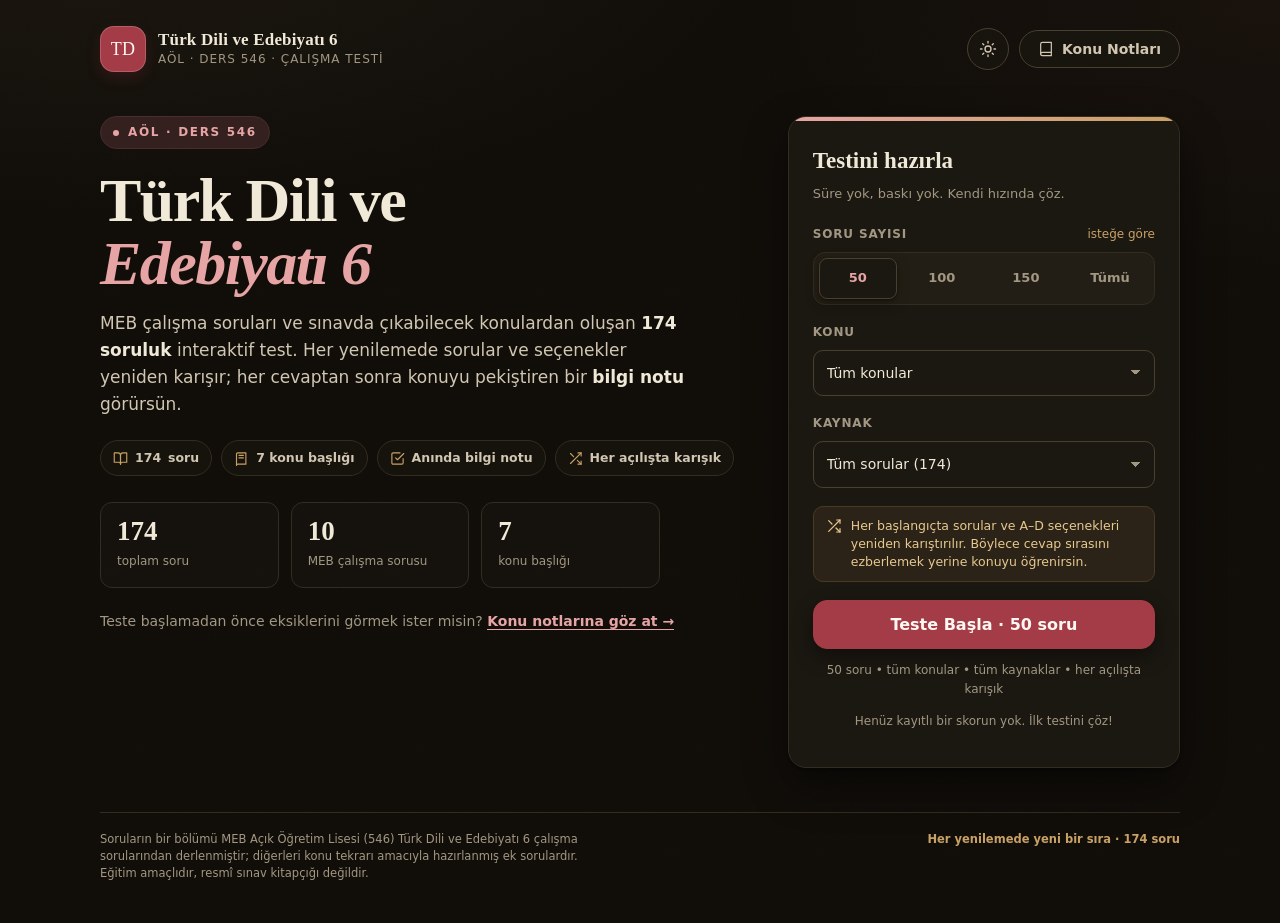
<file: tde/index.html>
<!DOCTYPE html>
<html lang="tr">
<head>
  <meta charset="UTF-8">
  <meta name="viewport" content="width=device-width, initial-scale=1.0">
  <meta name="theme-color" content="#110e0a">
  <script>
    (function () {
      var theme = "dark";
      try {
        var saved = localStorage.getItem("tded6_theme_v1");
        if (saved === "light" || saved === "dark") theme = saved;
      } catch (err) { /* depolama kapalı olabilir */ }
      document.documentElement.setAttribute("data-theme", theme);
      document.documentElement.style.colorScheme = theme;
    })();
  </script>
  <meta name="description" content="AÖL Türk Dili ve Edebiyatı 6 için MEB çalışma soruları ve konu tekrar sorularından oluşan, her açılışta karışan interaktif test.">
  <title>AÖL Türk Dili ve Edebiyatı 6 — Çalışma Testi</title>
  <link rel="icon" href="data:image/svg+xml,%3Csvg xmlns='http://www.w3.org/2000/svg' viewBox='0 0 64 64'%3E%3Crect width='64' height='64' rx='16' fill='%238c2f39'/%3E%3Ctext x='32' y='42' font-family='Georgia,serif' font-size='26' fill='%23fff8ef' text-anchor='middle'%3ETD%3C/text%3E%3C/svg%3E">
  <link rel="stylesheet" href="styles.css">
</head>
<body>
  <div class="shell">
    <header class="site-header">
      <div class="brand">
        <div class="brand-mark">TD</div>
        <div class="brand-text">
          <strong>Türk Dili ve Edebiyatı 6</strong>
          <span>AÖL · Ders 546 · Çalışma Testi</span>
        </div>
      </div>
      <div class="header-actions">
        <button class="btn btn-ghost icon-btn" id="themeBtn" type="button" aria-label="Aydınlık moda geç" title="Aydınlık moda geç" aria-pressed="true">
          <svg class="icon-moon" width="18" height="18" viewBox="0 0 24 24" fill="none" stroke="currentColor" stroke-width="1.8" stroke-linecap="round" stroke-linejoin="round" aria-hidden="true"><path d="M21 12.8A9 9 0 1 1 11.2 3a7 7 0 0 0 9.8 9.8z"/></svg>
          <svg class="icon-sun" width="18" height="18" viewBox="0 0 24 24" fill="none" stroke="currentColor" stroke-width="1.8" stroke-linecap="round" stroke-linejoin="round" aria-hidden="true"><circle cx="12" cy="12" r="4"/><path d="M12 2v2"/><path d="M12 20v2"/><path d="m4.93 4.93 1.41 1.41"/><path d="m17.66 17.66 1.41 1.41"/><path d="M2 12h2"/><path d="M20 12h2"/><path d="m6.34 17.66-1.41 1.41"/><path d="m19.07 4.93-1.41 1.41"/></svg>
        </button>
        <button class="btn btn-ghost" id="notesBtn" type="button" aria-label="Konu Notları" title="Konu Notları">
          <svg width="16" height="16" viewBox="0 0 24 24" fill="none" stroke="currentColor" stroke-width="1.8" stroke-linecap="round" stroke-linejoin="round" aria-hidden="true"><path d="M4 19.5A2.5 2.5 0 0 1 6.5 17H20"/><path d="M6.5 2H20v20H6.5A2.5 2.5 0 0 1 4 19.5v-15A2.5 2.5 0 0 1 6.5 2z"/></svg>
          <span class="btn-label">Konu Notları</span>
          <span class="btn-label-short">Notlar</span>
        </button>
      </div>
    </header>

    <main>
      <!-- ==================== BAŞLANGIÇ ==================== -->
      <section class="screen active" id="screen-start">
        <div class="hero">
          <div>
            <span class="eyebrow">AÖL · Ders 546</span>
            <h1 class="display">Türk Dili ve<br><em>Edebiyatı 6</em></h1>
            <p class="lead">
              MEB çalışma soruları ve sınavda çıkabilecek konulardan oluşan
              <strong><span data-count-total>174</span> soruluk</strong> interaktif test. Her yenilemede sorular ve seçenekler
              yeniden karışır; her cevaptan sonra konuyu pekiştiren bir <strong>bilgi notu</strong> görürsün.
            </p>

            <div class="feature-row">
              <span class="chip">
                <svg viewBox="0 0 24 24" fill="none" stroke="currentColor" stroke-width="1.8" stroke-linecap="round" stroke-linejoin="round" aria-hidden="true"><path d="M2 3h6a4 4 0 0 1 4 4v14a3 3 0 0 0-3-3H2z"/><path d="M22 3h-6a4 4 0 0 0-4 4v14a3 3 0 0 1 3-3h7z"/></svg>
                <span data-count-total>174</span> soru
              </span>
              <span class="chip">
                <svg viewBox="0 0 24 24" fill="none" stroke="currentColor" stroke-width="1.8" stroke-linecap="round" stroke-linejoin="round" aria-hidden="true"><path d="M4 19.5V5a2 2 0 0 1 2-2h13v18H6a2 2 0 0 0-2 2z"/><path d="M8 7h7"/><path d="M8 11h7"/></svg>
                7 konu başlığı
              </span>
              <span class="chip">
                <svg viewBox="0 0 24 24" fill="none" stroke="currentColor" stroke-width="1.8" stroke-linecap="round" stroke-linejoin="round" aria-hidden="true"><path d="m9 11 3 3L22 4"/><path d="M21 12v7a2 2 0 0 1-2 2H5a2 2 0 0 1-2-2V5a2 2 0 0 1 2-2h11"/></svg>
                Anında bilgi notu
              </span>
              <span class="chip">
                <svg viewBox="0 0 24 24" fill="none" stroke="currentColor" stroke-width="1.8" stroke-linecap="round" stroke-linejoin="round" aria-hidden="true"><path d="M16 3h5v5"/><path d="M4 20 21 3"/><path d="M21 16v5h-5"/><path d="m15 15 6 6"/><path d="M4 4l5 5"/></svg>
                Her açılışta karışık
              </span>
            </div>

            <div class="hero-stats">
              <div class="stat"><b data-count-total>174</b><span>toplam soru</span></div>
              <div class="stat"><b data-count-official>10</b><span>MEB çalışma sorusu</span></div>
              <div class="stat"><b>7</b><span>konu başlığı</span></div>
            </div>

            <p style="margin:22px 0 0;font-size:14px;color:var(--muted);">
              Teste başlamadan önce eksiklerini görmek ister misin?
              <a href="#" id="notesFromStart" style="font-weight:700;text-decoration:none;border-bottom:1px solid currentColor;">Konu notlarına göz at →</a>
            </p>
          </div>

          <aside class="setup-card" aria-labelledby="setupTitle">
            <h2 id="setupTitle">Testini hazırla</h2>
            <p class="sub">Süre yok, baskı yok. Kendi hızında çöz.</p>

            <div class="field">
              <div class="field-label"><span>Soru sayısı</span><span class="hint">isteğe göre</span></div>
              <div class="seg" role="group" aria-label="Soru sayısı">
                <button type="button" class="seg-btn active" data-mode="50">50</button>
                <button type="button" class="seg-btn" data-mode="100">100</button>
                <button type="button" class="seg-btn" data-mode="150">150</button>
                <button type="button" class="seg-btn" data-mode="all">Tümü</button>
              </div>
            </div>

            <div class="field">
              <label class="field-label" for="topicSelect"><span>Konu</span></label>
              <select id="topicSelect">
                <option value="all">Tüm konular</option>
              </select>
            </div>

            <div class="field">
              <label class="field-label" for="sourceSelect"><span>Kaynak</span></label>
              <select id="sourceSelect">
                <option value="all" id="sourceAllOption">Tüm sorular (174)</option>
                <option value="official" id="sourceOfficialOption">MEB çalışma soruları (10)</option>
                <option value="extra" id="sourceExtraOption">Ek / muhtemel sorular (164)</option>
              </select>
            </div>

            <div class="shuffle-note">
              <svg viewBox="0 0 24 24" fill="none" stroke="currentColor" stroke-width="1.8" stroke-linecap="round" stroke-linejoin="round" aria-hidden="true"><path d="M16 3h5v5"/><path d="M4 20 21 3"/><path d="M21 16v5h-5"/><path d="m15 15 6 6"/><path d="M4 4l5 5"/></svg>
              <span>Her başlangıçta sorular ve A–D seçenekleri yeniden karıştırılır. Böylece cevap sırasını ezberlemek yerine konuyu öğrenirsin.</span>
            </div>

            <button class="btn btn-primary btn-lg btn-block" id="startBtn" type="button">Teste Başla · 50 soru</button>
            <p class="best-score" id="startHint">50 soru • tüm konular • karışık</p>
            <p class="best-score" id="bestScore">Henüz kayıtlı bir skorun yok. İlk testini çöz!</p>
          </aside>
        </div>
      </section>

      <!-- ==================== TEST ==================== -->
      <section class="screen" id="screen-quiz">
        <div class="quiz-wrap">
          <div class="quiz-top">
            <span class="quiz-progress-text">Soru <strong id="qCurrent">1</strong> / <span id="qTotal">10</span></span>
            <div class="progress-track" aria-hidden="true"><div class="progress-fill" id="progressFill"></div></div>
            <span class="score-live">
              <svg width="13" height="13" viewBox="0 0 24 24" fill="none" stroke="currentColor" stroke-width="2.2" stroke-linecap="round" stroke-linejoin="round" aria-hidden="true"><path d="m9 11 3 3L22 4"/><path d="M21 12v7a2 2 0 0 1-2 2H5a2 2 0 0 1-2-2V5a2 2 0 0 1 2-2h11"/></svg>
              <span id="liveScore">0</span> doğru
            </span>
            <button class="btn btn-ghost" id="quitBtn" type="button" style="padding:8px 13px;font-size:13px;">Çık</button>
          </div>

          <div class="quiz-card">
            <div class="question-meta" id="questionMeta"></div>
            <div class="question-text" id="questionBody"></div>
            <div class="options" id="options" role="group" aria-label="Cevap seçenekleri"></div>
            <div id="feedback" aria-live="polite"></div>
            <div class="quiz-footer">
              <span class="left-note" id="quizHint">Klavye: 1-4 ile seç, Enter ile ilerle</span>
              <button class="btn btn-primary" id="nextBtn" type="button" hidden>Sonraki Soru</button>
            </div>
          </div>
        </div>
      </section>

      <!-- ==================== SONUÇ ==================== -->
      <section class="screen" id="screen-result">
        <div class="result-wrap">
          <div class="result-hero">
            <div class="score-ring" id="scoreRing">
              <div class="score-ring-inner">
                <b id="resultPct">0%</b>
                <span id="resultFraction">0 / 0</span>
              </div>
            </div>
            <div class="result-copy">
              <h2 id="resultTitle">Sonuç</h2>
              <p id="resultMsg"></p>
              <div class="result-stats" id="resultStats"></div>
              <div class="result-actions">
                <button class="btn btn-primary" id="retryBtn" type="button">Yeniden Çöz</button>
                <button class="btn btn-gold" id="reviewWrongBtn" type="button">Yanlışları Çöz</button>
                <button class="btn btn-ghost" id="homeBtn" type="button">Ana Sayfa</button>
              </div>
              <p class="best-score" id="resultBest"></p>
            </div>
          </div>

          <div class="section-card">
            <h3>Konu karnesi</h3>
            <p class="section-sub">Hangi başlıkta güçlü, hangisinde tekrar gerekiyor?</p>
            <div id="topicBreakdown"></div>
          </div>

          <div class="section-card">
            <h3>Yanlışlarını gözden geçir</h3>
            <p class="section-sub">Soruya tıklayarak doğru cevabı ve bilgi notunu açabilirsin.</p>
            <div class="review-list" id="reviewList"></div>
          </div>
        </div>
      </section>

      <!-- ==================== KONU NOTLARI ==================== -->
      <section class="screen" id="screen-notes">
        <div class="notes-head">
          <div>
            <span class="eyebrow">Hızlı tekrar</span>
            <h2>Konu notları</h2>
            <p>Sınavda işine yarayacak temel bilgiler, kısa hatırlatmalar ve sık karıştırılan noktalar.</p>
          </div>
          <button class="btn btn-ghost" id="notesBackBtn" type="button">← Geri dön</button>
        </div>

        <div class="accordion">
          <div class="acc-item open">
            <button class="acc-head" type="button" aria-expanded="true">
              <span class="acc-icon">
                <svg viewBox="0 0 24 24" fill="none" stroke="currentColor" stroke-width="1.7" stroke-linecap="round" stroke-linejoin="round" aria-hidden="true"><path d="M2 3h6a4 4 0 0 1 4 4v14a3 3 0 0 0-3-3H2z"/><path d="M22 3h-6a4 4 0 0 0-4 4v14a3 3 0 0 1 3-3h7z"/></svg>
              </span>
              <span class="acc-title">Roman<small>Yapı unsurları, anlatıcı, türler ve Türk romanı</small></span>
              <span class="acc-chevron">▾</span>
            </button>
            <div class="acc-body">
              <p><strong>Yapı unsurları:</strong> olay, kişi, mekân, zaman ve çatışma. Romanın planı <span class="k">serim</span> – <span class="k">düğüm</span> – <span class="k">çözüm</span> bölümlerinden oluşur.</p>
              <ul>
                <li><strong>İlahi (hâkim) bakış açısı:</strong> Anlatıcı her şeyi bilir; kişilerin iç dünyasını, geçmişini ve geleceğini aktarabilir.</li>
                <li><strong>Gözlemci bakış açısı:</strong> Anlatıcı yalnızca gördüklerini ve duyduklarını aktarır; iç dünyayı bilmez.</li>
                <li><strong>Kahraman anlatıcı:</strong> Olayları yaşayan kişilerden biri anlatır; “ben” dili hâkimdir.</li>
              </ul>
              <p><strong>Türler:</strong> toplumsal, psikolojik, tarihî, polisiye, fantastik, bilim kurgu, otobiyografik roman...</p>
              <p><strong>İlkler:</strong> İlk Türkçe roman <em>Taaşşuk-ı Talat ve Fitnat</em> (Şemsettin Sami, 1872); ilk realist roman denemesi <em>Araba Sevdası</em> (Recaizâde Mahmut Ekrem); ilk psikolojik roman <em>Eylül</em> (Mehmet Rauf).</p>
              <div class="note">
                <strong>Cumhuriyet Dönemi:</strong> 1923–1950 arasında Kurtuluş Savaşı ve Anadolu (Yaban, Ateşten Gömlek, Çalıkuşu); 1950–1980 arasında köy, gecekondu, işçi ve göç sorunları (İnce Memed, Bereketli Topraklar Üzerinde, Devlet Ana); 1970–1980 arasında kadın sorunları, siyasi çatışmalar ve bireyin yalnızlığı öne çıkar.
              </div>
            </div>
          </div>

          <div class="acc-item">
            <button class="acc-head" type="button" aria-expanded="false">
              <span class="acc-icon">
                <svg viewBox="0 0 24 24" fill="none" stroke="currentColor" stroke-width="1.7" stroke-linecap="round" stroke-linejoin="round" aria-hidden="true"><path d="M3 3h18v14H3z"/><path d="M7 21h10"/><path d="M12 17v4"/><path d="m8 10 3 3 5-6"/></svg>
              </span>
              <span class="acc-title">Tiyatro<small>Türler, terimler ve Cumhuriyet Dönemi yazarları</small></span>
              <span class="acc-chevron">▾</span>
            </button>
            <div class="acc-body">
              <p>Tiyatro, sahnede oynanmak üzere yazılan ve sahne sanatlarıyla hayat bulan bir türdür. Metin, dekordan kostüme kadar pek çok unsurla birlikte seyirciye sunulur.</p>
              <table>
                <tr><th>Tür</th><th>Özellik</th></tr>
                <tr><td>Trajedi</td><td>Soylu kişiler, büyük acılar, korku ve acıma; üç birlik kuralı vardır.</td></tr>
                <tr><td>Komedi</td><td>Sıradan insanlar, gülmece, toplumun aksayan yönleri.</td></tr>
                <tr><td>Dram</td><td>Trajedi ile komediyi birleştirir; üç birlik kuralı yoktur.</td></tr>
              </table>
              <p><strong>Temel terimler:</strong> perde, sahne, dekor, kostüm, makyaj, ışık, suflör, replik, monolog, diyalog, tirat, jest, mimik, dramatik örgü, çatışma.</p>
              <p><strong>Türk tiyatrosunda ilkler:</strong> İlk yerli tiyatro <em>Şair Evlenmesi</em> (Şinasi); ilk sahnelenen tiyatro <em>Vatan Yahut Silistre</em> (Namık Kemal). Ahmet Vefik Paşa Molière'den uyarlamalar yapmıştır.</p>
              <div class="note"><strong>Cumhuriyet Dönemi yazarları:</strong> Necip Fazıl Kısakürek, Ahmet Kutsi Tecer, Melih Cevdet Anday, Haldun Taner, Turan Oflazoğlu, Orhan Asena, Güngör Dilmen, Turgut Özakman... Haldun Taner'in <em>Keşanlı Ali Destanı</em> epik tiyatronun önemli örneğidir.</div>
            </div>
          </div>

          <div class="acc-item">
            <button class="acc-head" type="button" aria-expanded="false">
              <span class="acc-icon">
                <svg viewBox="0 0 24 24" fill="none" stroke="currentColor" stroke-width="1.7" stroke-linecap="round" stroke-linejoin="round" aria-hidden="true"><path d="M12 3v18"/><path d="M5 8c2-3 5-3 7 0 2-3 5-3 7 0"/><path d="M5 16c2-3 5-3 7 0 2-3 5-3 7 0"/></svg>
              </span>
              <span class="acc-title">Şiir ve söz sanatları<small>Ölçü, nazım birimi, akımlar ve edebî sanatlar</small></span>
              <span class="acc-chevron">▾</span>
            </button>
            <div class="acc-body">
              <p><strong>Ölçü:</strong> hece ölçüsü, aruz ölçüsü, serbest ölçü. <strong>Nazım birimi:</strong> dize, beyit, dörtlük. <strong>Uyak:</strong> dize sonlarındaki ses benzerliği.</p>
              <table>
                <tr><th>Sanat</th><th>Kısa açıklama</th></tr>
                <tr><td>Teşbih</td><td>Benzetme; “gibi, kadar, sanki” gibi edatlarla yapılır.</td></tr>
                <tr><td>İstiare</td><td>Benzetmenin yalnızca bir yönüyle yapılması; “aslan gibi” yerine “aslan”.</td></tr>
                <tr><td>Teşhis</td><td>İnsan dışı varlıklara insan özelliği verme (kişileştirme).</td></tr>
                <tr><td>İntak</td><td>İnsan dışı varlıkları konuşturma.</td></tr>
                <tr><td>Mübalağa</td><td>Abartma; bir durumu olduğundan büyük veya küçük gösterme.</td></tr>
                <tr><td>Tezat</td><td>Karşıt kavramları bir arada kullanma.</td></tr>
                <tr><td>Kinaye</td><td>Bir sözü hem gerçek hem mecaz anlamıyla kullanma; iğneleme.</td></tr>
                <tr><td>Tekrir</td><td>Bir sözcük veya dizeyi tekrarlama.</td></tr>
              </table>
              <div class="note"><strong>Cumhuriyet şiiri:</strong> Beş Hececiler (Faruk Nafiz, Enis Behiç, Halit Fahri, Orhan Seyfi, Yusuf Ziya), Yedi Meşaleciler, Garip/Birinci Yeni (Orhan Veli, Oktay Rifat, Melih Cevdet), İkinci Yeni (Cemal Süreya, İlhan Berk, Turgut Uyar, Edip Cansever, Ece Ayhan), toplumcu gerçekçi şiir (Nazım Hikmet).</div>
            </div>
          </div>

          <div class="acc-item">
            <button class="acc-head" type="button" aria-expanded="false">
              <span class="acc-icon">
                <svg viewBox="0 0 24 24" fill="none" stroke="currentColor" stroke-width="1.7" stroke-linecap="round" stroke-linejoin="round" aria-hidden="true"><path d="M4 19.5A2.5 2.5 0 0 1 6.5 17H20"/><path d="M6.5 2H20v20H6.5A2.5 2.5 0 0 1 4 19.5v-15A2.5 2.5 0 0 1 6.5 2z"/><path d="M8 7h8"/><path d="M8 11h6"/></svg>
              </span>
              <span class="acc-title">Makale, eleştiri, mülakat<small>Bilgilendirici türler ve Tanzimat eleştirisi</small></span>
              <span class="acc-chevron">▾</span>
            </button>
            <div class="acc-body">
              <table>
                <tr><th>Tür</th><th>Özellik</th></tr>
                <tr><td>Makale</td><td>Bir görüşü kanıtlamak için yazılır; giriş, gelişme, sonuç; gazete ve dergilerde yayımlanır.</td></tr>
                <tr><td>Fıkra</td><td>Güncel bir konu üzerine yazarın kişisel görüşü; daha kısa ve serbest bir üslup.</td></tr>
                <tr><td>Eleştiri</td><td>Bir eserin değerini ve eksiklerini ölçütlere göre belirleme.</td></tr>
                <tr><td>Mülakat</td><td>Bir uzmanla soru-cevap biçiminde yapılan görüşme; sorular konuyu bütünüyle kapsamalıdır.</td></tr>
              </table>
              <p><strong>Tanzimat'ta eleştiri:</strong> Gazetelerin yaygınlaşmasıyla gelişti. Recaizâde Mahmut Ekrem <em>Takdir-i Elhan</em> ve <em>Zemzeme Mukaddimesi</em>'ni, Namık Kemal ise Ziya Paşa'nın <em>Harabat</em>'ına karşı <em>Tahrib-i Harabat</em>'ı yazdı.</p>
              <div class="note">Mülakat bilgi almak için yapılır; dil genellikle açık ve sadedir. Kurgusal anlatım roman ve hikâyenin özelliğidir.</div>
            </div>
          </div>

          <div class="acc-item">
            <button class="acc-head" type="button" aria-expanded="false">
              <span class="acc-icon">
                <svg viewBox="0 0 24 24" fill="none" stroke="currentColor" stroke-width="1.7" stroke-linecap="round" stroke-linejoin="round" aria-hidden="true"><path d="M12 20h9"/><path d="M16.5 3.5a2.1 2.1 0 0 1 3 3L7 19l-4 1 1-4z"/></svg>
              </span>
              <span class="acc-title">Anlatım bozuklukları<small>Sık sorulan hata türleri ve düzeltmeleri</small></span>
              <span class="acc-chevron">▾</span>
            </button>
            <div class="acc-body">
              <table>
                <tr><th>Bozukluk</th><th>Yanlış</th><th>Doğru</th></tr>
                <tr><td>Gereksiz sözcük</td><td>Yaklaşık üç ay kadar</td><td>Yaklaşık üç ay / üç ay kadar</td></tr>
                <tr><td>Yanlış anlamda sözcük</td><td>Üzgün bir haber</td><td>Üzücü bir haber</td></tr>
                <tr><td>Anlam belirsizliği</td><td>Onu çok sevdiğini söyledi.</td><td>Ali'yi çok sevdiğini söyledi.</td></tr>
                <tr><td>Mantık ve sıralama</td><td>Bitirdikten sonra okumaya başladı.</td><td>Okuduktan sonra bitirdi.</td></tr>
                <tr><td>Özne-yüklem uyumsuzluğu</td><td>Kuşlar uçuyorlar.</td><td>Kuşlar uçuyor.</td></tr>
              </table>
              <div class="note"><strong>İpucu:</strong> Cümleyi sadeleştirerek oku. Aynı anlamı veren iki söz varsa gereksiz sözcük; sözcük varlığa uymuyorsa yanlış anlam; sıralama bozuksa mantık hatası ara.</div>
            </div>
          </div>

          <div class="acc-item">
            <button class="acc-head" type="button" aria-expanded="false">
              <span class="acc-icon">
                <svg viewBox="0 0 24 24" fill="none" stroke="currentColor" stroke-width="1.7" stroke-linecap="round" stroke-linejoin="round" aria-hidden="true"><path d="M4 7V4h16v3"/><path d="M9 20h6"/><path d="M12 4v16"/></svg>
              </span>
              <span class="acc-title">Yazım ve noktalama<small>“ki”, “de/da”, büyük harf, kesme ve noktalama</small></span>
              <span class="acc-chevron">▾</span>
            </button>
            <div class="acc-body">
              <p><strong>“ki” yazımı:</strong> Bağlaç olan “ki” ayrı yazılır: <em>Anlıyorum ki...</em> Sıfat/ilgi eki olan “-ki” bitişiktir: <em>akşamki, yarınki</em>. “Belki, çünkü, hâlbuki, mademki, sanki, oysaki” kalıplaşmıştır, bitişik yazılır.</p>
              <p><strong>“de/da” yazımı:</strong> Bağlaç olan “de/da” ayrı yazılır ve cümleden çıkarıldığında anlam bozulmaz: <em>Sen de gel.</em> Bulunma eki olan “-de/-da” bitişiktir: <em>evde, bende</em>.</p>
              <p><strong>“mi” yazımı:</strong> Her zaman ayrı yazılır: <em>Gelir misin? Okudun mu?</em></p>
              <p><strong>Büyük harf:</strong> Dil, millet, ülke, şehir, kurum ve özel adlar büyük harfle başlar. Gün, ay ve mevsim adları küçük yazılır: <em>cuma günü, nisan ayı, ilkbahar</em>.</p>
              <p><strong>Kesme işareti:</strong> Özel adlara, kısaltmalara ve rakamlara gelen ekleri ayırır: <em>Ankara'ya, MEB'in, 1985'te</em>. Dil adlarına gelen eklerde kullanılmaz: <em>Türkçenin</em>.</p>
              <table>
                <tr><th>İşaret</th><th>Kullanım</th></tr>
                <tr><td>Nokta</td><td>Tamamlanmış cümlelerin sonunda.</td></tr>
                <tr><td>Virgül</td><td>Eş görevli sözcükler, sıralı cümleler, seslenmeler.</td></tr>
                <tr><td>Noktalı virgül</td><td>Anlamca ayrılan grupları ve virgülle ayrılmış sıralamaları ayırır.</td></tr>
                <tr><td>İki nokta</td><td>Açıklama, örnek veya alıntıdan önce.</td></tr>
                <tr><td>Üç nokta</td><td>Bitmemiş cümle, eksiltili anlatım, sıralamanın sürmesi.</td></tr>
                <tr><td>Soru işareti</td><td>Soru cümlelerinin sonunda.</td></tr>
                <tr><td>Ünlem</td><td>Sevinç, korku, kızma gibi duyguların sonunda.</td></tr>
                <tr><td>Tırnak</td><td>Alıntılar ve eser adları için.</td></tr>
                <tr><td>Yay ayraç</td><td>Açıklamalar ve sahne yönergeleri için.</td></tr>
              </table>
            </div>
          </div>

          <div class="acc-item">
            <button class="acc-head" type="button" aria-expanded="false">
              <span class="acc-icon">
                <svg viewBox="0 0 24 24" fill="none" stroke="currentColor" stroke-width="1.7" stroke-linecap="round" stroke-linejoin="round" aria-hidden="true"><circle cx="12" cy="12" r="9"/><path d="M12 7v5l3 2"/></svg>
              </span>
              <span class="acc-title">Edebî dönemler<small>Tanzimat'tan Cumhuriyet'e kronoloji</small></span>
              <span class="acc-chevron">▾</span>
            </button>
            <div class="acc-body">
              <table>
                <tr><th>Dönem</th><th>Yıllar</th><th>Öne çıkanlar</th></tr>
                <tr><td>Tanzimat</td><td>1860–1896</td><td>Gazete, makale, eleştiri, tiyatro; sadeleşme; ilk yerli roman ve tiyatro.</td></tr>
                <tr><td>Servetifünun</td><td>1896–1901</td><td>Sanat sanat içindir; ağır dil; sembolizm, parnasizm; serbest müstezat.</td></tr>
                <tr><td>Fecriati</td><td>1909–1912</td><td>Servetifünun'u sürdürme; gençlik ve yenilik arayışı.</td></tr>
                <tr><td>Millî Edebiyat</td><td>1911–1923</td><td>Sade Türkçe, hece ölçüsü, Anadolu ve millî değerler.</td></tr>
                <tr><td>Cumhuriyet</td><td>1923–...</td><td>Kurtuluş Savaşı, Anadolu, toplumsal değişim, birey; çok sayıda yeni akım.</td></tr>
              </table>
              <div class="note"><strong>Kronoloji ipucu:</strong> Tanzimat → Servetifünun → Fecriati → Millî Edebiyat → Cumhuriyet. Siyasi Tanzimat 1839, edebî Tanzimat 1860'tır.</div>
            </div>
          </div>
        </div>
      </section>
    </main>

    <footer class="site-footer">
      <p>Soruların bir bölümü MEB Açık Öğretim Lisesi (546) Türk Dili ve Edebiyatı 6 çalışma sorularından derlenmiştir; diğerleri konu tekrarı amacıyla hazırlanmış ek sorulardır. Eğitim amaçlıdır, resmî sınav kitapçığı değildir.</p>
      <p class="credit">Her yenilemede yeni bir sıra · <span data-count-total>174</span> soru</p>
    </footer>
  </div>

  <div class="toast" id="toast" role="status" aria-live="polite"></div>

  <script src="questions.js"></script>
  <script src="questions-more.js"></script>
  <script src="app.js"></script>
</body>
</html>
</file>
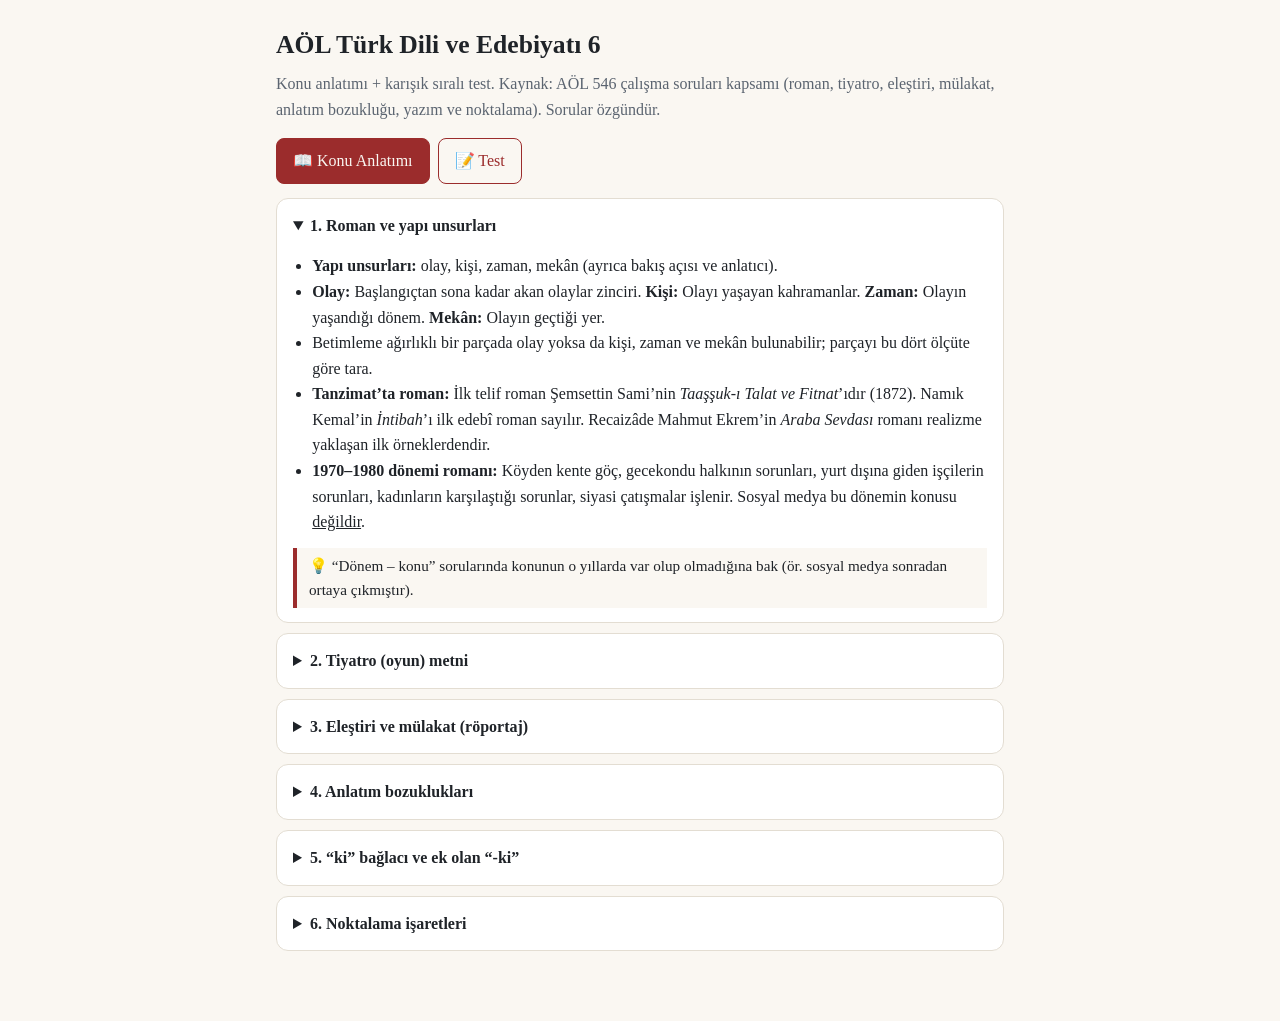
<file: test1.html>
<!DOCTYPE html>
<html lang="tr">
<head>
<meta charset="utf-8">
<meta name="viewport" content="width=device-width, initial-scale=1, viewport-fit=cover">
<title>AÖL Türk Dili ve Edebiyatı 6 – Konu ve Test</title>
<style>
:root{box-sizing:border-box;padding-top:env(safe-area-inset-top,0px);padding-bottom:env(safe-area-inset-bottom,0px);--bg:#faf7f2;--card:#fff;--tx:#1f2328;--mut:#5b6470;--ac:#9b2c2c;--bd:#e3ddd2;--ok:#1f7a45;--okb:#e3f4ea;--no:#b3261e;--nob:#fbe6e4}
@media (prefers-color-scheme:dark){:root:not([data-theme="light"]){color-scheme:dark;--bg:#16181c;--card:#1f2228;--tx:#e8e6e1;--mut:#a3a9b3;--ac:#e07a6f;--bd:#33373f;--ok:#6fd49a;--okb:#16301f;--no:#ff8a80;--nob:#3a1d1b}}
:root[data-theme="dark"]{color-scheme:dark;--bg:#16181c;--card:#1f2228;--tx:#e8e6e1;--mut:#a3a9b3;--ac:#e07a6f;--bd:#33373f;--ok:#6fd49a;--okb:#16301f;--no:#ff8a80;--nob:#3a1d1b}
html{scroll-padding-top:env(safe-area-inset-top,0px)}
*{box-sizing:border-box}
body{margin:0;background:var(--bg);color:var(--tx);font:16px/1.6 Georgia,"Times New Roman",serif}
main{max-width:760px;margin:0 auto;padding:20px 16px 60px}
h1{font-size:1.6rem;margin:.2em 0}h2{font-size:1.25rem;color:var(--ac);margin:1.6em 0 .6em}
.sub{color:var(--mut);margin:0 0 1rem}
nav{display:flex;gap:8px;margin:14px 0}
nav button,.btn{font:inherit;padding:9px 16px;border:1px solid var(--ac);background:transparent;color:var(--ac);border-radius:8px;cursor:pointer}
nav button.on,.btn.pri{background:var(--ac);color:var(--bg)}
.card{background:var(--card);border:1px solid var(--bd);border-radius:12px;padding:14px 16px;margin:10px 0}
details{background:var(--card);border:1px solid var(--bd);border-radius:12px;margin:10px 0;padding:4px 16px}
summary{cursor:pointer;font-weight:bold;padding:10px 0}
details ul{margin:.3em 0 .8em;padding-left:1.2em}
.tip{border-left:4px solid var(--ac);padding:6px 12px;background:var(--bg);margin:10px 0;font-size:.95rem}
.q{font-weight:bold;margin:0 0 10px}
.opt{display:block;width:100%;text-align:left;font:inherit;color:var(--tx);background:var(--bg);border:1px solid var(--bd);border-radius:8px;padding:9px 12px;margin:6px 0;cursor:pointer}
.opt:hover:not(:disabled){border-color:var(--ac)}
.opt.ok{background:var(--okb);border-color:var(--ok)}.opt.no{background:var(--nob);border-color:var(--no)}
.exp{display:none;margin-top:8px;font-size:.93rem;color:var(--mut)}
.bar{position:sticky;top:env(safe-area-inset-top,0px);background:var(--bg);padding:8px 0;border-bottom:1px solid var(--bd);display:flex;justify-content:space-between;gap:8px;z-index:5}
.hide{display:none}
</style>
</head>
<body>
<main>
<h1>AÖL Türk Dili ve Edebiyatı 6</h1>
<p class="sub">Konu anlatımı + karışık sıralı test. Kaynak: AÖL 546 çalışma soruları kapsamı (roman, tiyatro, eleştiri, mülakat, anlatım bozukluğu, yazım ve noktalama). Sorular özgündür.</p>
<nav><button id="b1" class="on">📖 Konu Anlatımı</button><button id="b2">📝 Test</button></nav>

<section id="notes">
<details open><summary>1. Roman ve yapı unsurları</summary>
<ul>
<li><b>Yapı unsurları:</b> olay, kişi, zaman, mekân (ayrıca bakış açısı ve anlatıcı).</li>
<li><b>Olay:</b> Başlangıçtan sona kadar akan olaylar zinciri. <b>Kişi:</b> Olayı yaşayan kahramanlar. <b>Zaman:</b> Olayın yaşandığı dönem. <b>Mekân:</b> Olayın geçtiği yer.</li>
<li>Betimleme ağırlıklı bir parçada olay yoksa da kişi, zaman ve mekân bulunabilir; parçayı bu dört ölçüte göre tara.</li>
<li><b>Tanzimat’ta roman:</b> İlk telif roman Şemsettin Sami’nin <i>Taaşşuk-ı Talat ve Fitnat</i>’ıdır (1872). Namık Kemal’in <i>İntibah</i>’ı ilk edebî roman sayılır. Recaizâde Mahmut Ekrem’in <i>Araba Sevdası</i> romanı realizme yaklaşan ilk örneklerdendir.</li>
<li><b>1970–1980 dönemi romanı:</b> Köyden kente göç, gecekondu halkının sorunları, yurt dışına giden işçilerin sorunları, kadınların karşılaştığı sorunlar, siyasi çatışmalar işlenir. Sosyal medya bu dönemin konusu <u>değildir</u>.</li>
</ul>
<div class="tip">💡 “Dönem – konu” sorularında konunun o yıllarda var olup olmadığına bak (ör. sosyal medya sonradan ortaya çıkmıştır).</div>
</details>

<details><summary>2. Tiyatro (oyun) metni</summary>
<ul>
<li>Tiyatro metni <b>diyalog</b> (konuşma) şeklinde yazılır; konuşan kişinin adı satır başına yazılır.</li>
<li><b>Sahne yönergeleri</b> (hareket, ses, ışık, mimik, jest) <b>ayraç (parantez) içinde</b> gösterilir.</li>
<li>Bölümler: <b>perde</b> ve <b>sahne</b> (tablo).</li>
<li><b>Tanzimat tiyatrosu:</b> İlk Türk tiyatro eseri Şinasi’nin <i>Şair Evlenmesi</i>’dir (1859). Namık Kemal <i>Vatan yahut Silistre</i> ile vatan sevgisini işledi. Ahmet Vefik Paşa Molière’den uyarlamalar yaptı.</li>
<li><b>Cumhuriyet Dönemi tiyatro yazarları:</b> Necip Fazıl Kısakürek, Ahmet Kutsi Tecer, Haldun Taner, Aziz Nesin, Melih Cevdet Anday, Orhan Asena, Turan Oflazoğlu, Güngör Dilmen, Cevat Fehmi Başkut.</li>
<li>Recaizâde Mahmut Ekrem Tanzimat Dönemi’nin şair ve eleştirmenidir; Cumhuriyet Dönemi yazarı değildir.</li>
</ul>
<div class="tip">💡 “Köroğlu” gibi destansı bir oyun parçasında vatan sevgisi, töre ve beylik gibi temalar sık işlenir.</div>
</details>

<details><summary>3. Eleştiri ve mülakat (röportaj)</summary>
<ul>
<li><b>Eleştiri:</b> Bir eseri değerlendirme, iyi ve kötü yönlerini ortaya koyma türüdür. Türk edebiyatında <b>Tanzimat Dönemi’nde gazeteler</b> sayesinde gelişmiştir.</li>
<li>Namık Kemal: <i>Tahrib-i Harabat</i>, <i>Lisan-ı Osmani’nin Edebiyatı</i>. Recaizâde Mahmut Ekrem: <i>Takdir-i Elhan</i> ve <i>Zemzeme</i> (Mukaddimesi).</li>
<li><b>Mülakat (röportaj):</b> Bir kişiyle yapılan soru–cevap esaslı görüşmedir. Sorular konunun bütününü kapsayacak şekilde hazırlanır; dil ağırlıklı olarak göndergesel (bilgi verme) işlevdedir; yazar kendi görüşünü katmaz, karşısındakinin görüşünü aktarır.</li>
</ul>
</details>

<details><summary>4. Anlatım bozuklukları</summary>
<ul>
<li><b>Anlamsal bozukluk:</b> gereksiz sözcük kullanımı (“yaklaşık … kadar”, “aşağı inmek”), sözcüğün yanlış anlamda ya da yanlış yerde kullanımı, anlam belirsizliği, mantık ve sıralama hatası, çelişki.</li>
<li><b>Yapısal bozukluk:</b> özne–yüklem uyumsuzluğu, ek ve sözcük eksikliği, tamlama hataları, çatı uyuşmazlığı, ögelerin yanlış sırası.</li>
<li>Örnek: “Üzgün bir haber” → haber üzgün olamaz, <i>üzücü</i> olur. Sözcük yanlış anlamda kullanılmıştır.</li>
<li>“Öğretmenler tebrik ettiler” gibi cümleler özne-yüklem uyumu bakımından <u>doğru</u>dur (çoğul özne, çoğul yüklem kullanılabilir).</li>
</ul>
</details>

<details><summary>5. “ki” bağlacı ve ek olan “-ki”</summary>
<ul>
<li><b>Bağlaç olan “ki” ayrı yazılır:</b> “Anlıyorum ki hatalarınızdan ders almayacaksınız.” “Yeter ki çalış.”</li>
<li><b>Bitişik yazılan kalıplaşmış sözcükler:</b> belki, çünkü, mademki, sanki, oysaki, halbuki (hâlbuki), meğerki, illâki.</li>
<li><b>Ek olan “-ki” bitişik yazılır:</b> bugünkü, dünkü, evdeki, sendeki.</li>
</ul>
<div class="tip">💡 “Ki”yi çıkarınca cümle anlamını yitiriyorsa bağlaçtır; ayrı yazılır.</div>
</details>

<details><summary>6. Noktalama işaretleri</summary>
<ul>
<li><b>Nokta (.):</b> Cümlenin sonuna, kısaltmalara, sıra bildiren sayılara konur.</li>
<li><b>Virgül (,):</b> Eş görevli sözcükleri ve sıralı cümleleri ayırır; hitap ve ara sözlerde kullanılır.</li>
<li><b>Noktalı virgül (;):</b> Virgüllerle ayrılmış öbekleri, bağımsız ama anlamca ilgili cümleleri ayırır.</li>
<li><b>İki nokta (:):</b> Açıklama, örnek, sıralama öncesinde; kişi adından sonra konuşmayı başlatırken kullanılır.</li>
<li><b>Üç nokta (…):</b> Yarım bırakılan cümlede, söylenmeyen sözlerde.</li>
<li><b>Ünlem (!):</b> Duygu, seslenme, uyarı; <b>soru işareti (?):</b> soru bildiren cümle sonunda.</li>
<li><b>Tırnak, ayraç:</b> Alıntı ve özel vurgu için tırnak; açıklama ve sahne yönergesi için ayraç.</li>
</ul>
</details>
</section>

<section id="quiz" class="hide">
<div class="bar"><span id="prog">0 / 0</span><span id="score">Puan: 0</span><button class="btn" id="again">🔀 Yeniden karıştır</button></div>
<div id="qs"></div>
<div id="res" class="card hide"></div>
</section>
</main>

<script>
var Q=[
["Aşağıdakilerden hangisi romanın yapı unsurlarından biri <b>değildir</b>?","Redaksiyon",["Olay","Kişi","Mekân"],"Romanın yapı unsurları olay, kişi, zaman ve mekândır."],
["“Gecenin geç saatinde, kandilin zayıf ışığı altında, eski bir hanın daracık odasında iki yabancı konuşuyordu.” Bu cümlede hangisi <b>yoktur</b>?","Bakış açısının sorgulanması",["Zaman","Mekân","Kişi"],"Cümlede zaman (gece), mekân (han odası) ve kişi (iki yabancı) vardır; bakış açısı sorgulanmamıştır."],
["Aşağıdakilerden hangisi 1970–1980 yılları arasında romanlarda işlenen konulardan <b>değildir</b>?","Sosyal medya bağımlılığı",["Gecekondu hayatı","Yurt dışına giden işçiler","Kadınların toplumsal sorunları"],"Sosyal medya bu yıllarda yoktu; diğerleri dönemin romanlarında işlenmiştir."],
["Türk edebiyatında ilk telif roman hangisidir?","Taaşşuk-ı Talat ve Fitnat",["Araba Sevdası","Şair Evlenmesi","Takdir-i Elhan"],"İlk telif roman Şemsettin Sami’nin Taaşşuk-ı Talat ve Fitnat’ıdır."],
["Aşağıdakilerden hangisi Cumhuriyet Dönemi tiyatro yazarlarından <b>değildir</b>?","Recaizâde Mahmut Ekrem",["Necip Fazıl Kısakürek","Ahmet Kutsi Tecer","Haldun Taner"],"Ekrem Tanzimat Dönemi şair ve eleştirmenidir."],
["İlk Türk tiyatro eseri olarak kabul edilen eser hangisidir?","Şair Evlenmesi",["Vatan yahut Silistre","Köroğlu","Akif Bey"],"Şinasi’nin Şair Evlenmesi (1859) ilk Türk tiyatro eseridir."],
["Tiyatro metninde sahne yönergeleri (hareket, ses, ışık) nasıl gösterilir?","Ayraç içinde",["Tırnak içinde","Üç nokta ile","Kalın yazıyla ve tırnaksız"],"Yönergeler ayraç (parantez) içinde verilir."],
["Aşağıdakilerden hangisi tiyatro metninin özelliklerinden biri <b>değildir</b>?","Olaylar yalnızca anlatıcı tarafından aktarılır",["Diyalog biçiminde yazılır","Perde ve sahnelere ayrılır","Yönergeler yer alır"],"Tiyatroda olaylar kişilerin konuşması ve eylemiyle sunulur."],
["Aşağıdakilerden hangisi Tanzimat Dönemi’nde yazılmış bir eleştiri eseridir?","Takdir-i Elhan",["Taaşşuk-ı Talat ve Fitnat","Şair Evlenmesi","Araba Sevdası"],"Takdir-i Elhan, Recaizâde Mahmut Ekrem’in eleştiri eseridir."],
["Türk edebiyatında eleştiri, hangi dönemde gazeteler sayesinde gelişmiştir?","Tanzimat Dönemi",["Milli Edebiyat Dönemi","Fecriati Dönemi","Cumhuriyet Dönemi"],"Eleştiri Tanzimat’ta gazeteler aracılığıyla gelişmiştir."],
["Aşağıdakilerden hangisi mülakat (röportaj) türü için söylenebilir?","Sorular konunun bütününü kapsayacak şekilde hazırlanır",["Dil ağırlıklı olarak sanatsal işlevde kullanılır","Yazar kendi kişisel görüşlerini ekler","Kurmaca bir anlatıya dayanır"],"Mülakatta soru–cevap vardır, dil bilgi vericidir ve soru kapsayıcı olmalıdır."],
["“Hava çok güzeldi, bu yüzden gezmeye çıktık.” Bu cümlenin anlatımıyla ilgili hangisi doğrudur?","Anlatım bozukluğu yoktur",["Mantık hatası vardır","Özne yoktur","Gereksiz sözcük vardır"],"Neden–sonuç ilişkisi doğru kurulmuştur."],
["“Bu iş için yaklaşık yüz kişi kadar gelmiş.” cümlesindeki anlatım bozukluğunun nedeni nedir?","Gereksiz sözcük kullanımı",["Anlam belirsizliği","Özne–yüklem uyumsuzluğu","Mantık hatası"],"“Yaklaşık” ve “kadar” aynı anlamı taşır; biri gereksizdir."],
["“Üzgün bir haber alınca çok bozulduk.” cümlesindeki bozukluğun nedeni nedir?","Sözcüğün yanlış anlamda kullanılması",["Anlam belirsizliği","Mantık ve sıralama hatası","Özne eksikliği"],"Haber üzücü olur; üzgün insan olur."],
["“Okula gelmeyen öğrenciyi öğretmen çağırdı.” cümlesinde hangi sorun olabilir?","Anlam belirsizliği",["Özne eksikliği","Gereksiz sözcük","Çatı uyuşmazlığı"],"Cümle iki farklı biçimde anlaşılabilir (kim çağırdı, kim geldi)."],
["Aşağıdakilerden hangisinde “ki”nin yazımıyla ilgili bir yanlışlık vardır?","Düşünüyorumki sen haklısın.",["Yeter ki sen gel.","Belki yarın görüşürüz.","Bugünkü ders çok güzeldi."],"Bağlaç olan “ki” ayrı yazılır: “Düşünüyorum ki”."],
["Aşağıdakilerden hangisi ayrı yazılan “ki” bağlacına örnektir?","Biliyorum ki gelecek.",["Çünkü yoruldum.","Sanki rüyadaydım.","Mademki geldin."],"Diğerleri bitişik yazılan kalıplaşmış sözcüklerdir."],
["Aşağıdakilerden hangisinde “-ki” yanlış yazılmıştır?","Dün ki toplantı güzeldi.",["Evdeki sesi duydum.","Bugünkü ders erteleşti.","Sendeki kitap benim."],"Ek olan “-ki” bitişik yazılır: dünkü."],
["Bir cümlenin yarım bırakıldığını, söylenmek istenen sözün söylenmediğini göstermek için hangi işaret kullanılır?","Üç nokta",["İki nokta","Noktalı virgül","Kısa çizgi"],"Üç nokta (…) yarım kalan ve söylenmeyen sözlerde kullanılır."],
["Açıklama veya örnek vermeden önce hangi noktalama işareti kullanılır?","İki nokta",["Noktalı virgül","Ünlem","Üç nokta"],"İki nokta açıklama ve örnekten önce konur."],
["Virgülle ayrılmış öbekleri kendi içinde ayırmak için kullanılan işaret hangisidir?","Noktalı virgül",["Nokta","İki nokta","Soru işareti"],"Noktalı virgül birbirine yakın anlamlı cümleleri veya virgül içeren öbekleri ayırır."],
["Köroğlu’nun “Yurdunuzu candan sevin.” sözü hangi temayı vurgular?","Vatan sevgisi",["Doğa sevgisi","Aile bağları","Yoksulluk"],"Söz, yurt sevgisini vurgular."],
["Namık Kemal’in tiyatro eseri hangisidir?","Vatan yahut Silistre",["Şair Evlenmesi","Takdir-i Elhan","Zemzeme"],"Vatan yahut Silistre, Namık Kemal’in vatan sevgisini işleyen oyunudur."],
["Aşağıdakilerden hangisi mülakat ve eleştiri türleriyle ilgili <b>yanlıştır</b>?","Mülakatta karşılıklı soru–cevap yoktur",["Eleştiri eseri değerlendirir","Mülakat bilgi vermeyi amaçlar","Eleştiri Tanzimat’ta gelişmiştir"],"Mülakat soru–cevap esasına dayanır."]
];
function sh(a){a=a.slice();for(var i=a.length-1;i>0;i--){var j=Math.floor(Math.random()*(i+1));var t=a[i];a[i]=a[j];a[j]=t}return a}
var done,ok,total;
function build(){
 var box=document.getElementById("qs");box.innerHTML="";done=0;ok=0;
 var list=sh(Q);total=list.length;
 document.getElementById("res").className="card hide";
 list.forEach(function(q,i){
  var c=document.createElement("div");c.className="card";
  var h=document.createElement("p");h.className="q";h.innerHTML=(i+1)+". "+q[0];c.appendChild(h);
  var opts=sh([q[1]].concat(q[2]));var btns=[];
  var ex=document.createElement("div");ex.className="exp";ex.innerHTML="<b>Açıklama:</b> "+q[3];
  opts.forEach(function(o,k){
   var b=document.createElement("button");b.className="opt";b.textContent="ABCD".charAt(k)+") "+o;btns.push([b,o]);
   b.onclick=function(){
    btns.forEach(function(p){p[0].disabled=true;if(p[1]===q[1])p[0].classList.add("ok")});
    if(o===q[1])ok++;else b.classList.add("no");
    ex.style.display="block";done++;upd();
   };c.appendChild(b);
  });
  c.appendChild(ex);box.appendChild(c);
 });
 upd();
}
function upd(){
 document.getElementById("prog").textContent=done+" / "+total;
 document.getElementById("score").textContent="Doğru: "+ok;
 if(done===total){var r=document.getElementById("res");r.className="card";
  var p=Math.round(100*ok/total);
  r.innerHTML="<b>Sonuç: "+ok+" / "+total+" (%"+p+")</b><br>"+(p>=80?"Harika, konuya hâkimsin!":p>=50?"İyi gidiyorsun; yanlış yaptığın konulara konu anlatımından göz at.":"Konu anlatımını tekrar oku, sonra testi yeniden çöz.");}
}
function show(t){
 document.getElementById("notes").className=t==1?"":"hide";
 document.getElementById("quiz").className=t==2?"":"hide";
 document.getElementById("b1").className=t==1?"on":"";
 document.getElementById("b2").className=t==2?"on":"";
 window.scrollTo(0,0);
}
document.getElementById("b1").onclick=function(){show(1)};
document.getElementById("b2").onclick=function(){show(2)};
document.getElementById("again").onclick=function(){build();window.scrollTo(0,0)};
build();
</script>
</body>
</html>
</file>
<file: tde/styles.css>
/* AÖL Türk Dili ve Edebiyatı 6 — Çalışma Testi */
:root {
  color-scheme: light;
  --bg: #f3eee3;
  --paper: #fffdf7;
  --paper-2: #faf6ec;
  --ink: #26221b;
  --ink-soft: #4c463c;
  --muted: #786f62;
  --line: #e5dccb;
  --line-strong: #d3c6ae;
  --accent: #8c2f39;
  --accent-dark: #6d2029;
  --accent-soft: #f6e7e6;
  --accent-line: #ecd2cf;
  --accent-solid: #8c2f39;
  --accent-solid-hover: #6d2029;
  --on-accent: #fff9f1;
  --gold: #a98145;
  --gold-soft: #f4ead8;
  --gold-line: #ead9ba;
  --gold-ink: #6b532d;
  --gold-solid: #856029;
  --gold-solid-hover: #6f4f21;
  --on-gold: #fffaf0;
  --green: #2e6a53;
  --green-bg: #e9f3ed;
  --green-line: #cfe5d8;
  --green-line-2: #c4dfd1;
  --green-border: #8cbfa5;
  --on-green: #ffffff;
  --red: #a33a32;
  --red-bg: #f9e9e6;
  --red-line: #d9a19b;
  --red-line-2: #ebc6c1;
  --on-red: #ffffff;
  --blue: #3c5a78;
  --extra-bg: #eef1f4;
  --extra-line: #dde4ea;
  --track: #e7ddcc;
  --ring-track: #ece2d1;
  --hover-surface: #fffcf4;
  --selected-surface: #fffaf0;
  --ghost-bg: rgba(255, 253, 247, .55);
  --chip-bg: rgba(255, 253, 247, .72);
  --stat-bg: rgba(255, 253, 247, .62);
  --tip-bg: rgba(255, 253, 247, .66);
  --toast-bg: var(--ink);
  --toast-ink: #fff9ef;
  --focus-ring: rgba(169, 129, 69, .45);
  --body-glow-1: #fbf7ee;
  --body-glow-2: #f0e6d5;
  --primary-shadow: 0 8px 20px rgba(140, 47, 57, .20);
  --shadow-sm: 0 1px 2px rgba(60, 45, 20, .06), 0 4px 14px rgba(60, 45, 20, .05);
  --shadow-md: 0 2px 4px rgba(60, 45, 20, .05), 0 18px 44px rgba(60, 45, 20, .09);
  --radius: 18px;
  --radius-sm: 12px;
  --serif: "Iowan Old Style", "Palatino Linotype", "Book Antiqua", Palatino, Georgia, serif;
  --sans: "Segoe UI", system-ui, -apple-system, BlinkMacSystemFont, "Helvetica Neue", Arial, sans-serif;
}

:root[data-theme="dark"] {
  color-scheme: dark;
  --bg: #110e0a;
  --paper: #1b1711;
  --paper-2: #231e15;
  --ink: #f1e9d8;
  --ink-soft: #d1c6b2;
  --muted: #a29782;
  --line: #332c21;
  --line-strong: #4a4030;
  --accent: #e7a4a4;
  --accent-dark: #f3bcbc;
  --accent-soft: #33201f;
  --accent-line: #4a2c2c;
  --accent-solid: #a33c46;
  --accent-solid-hover: #b84b55;
  --on-accent: #fff8f2;
  --gold: #c9a165;
  --gold-soft: #2b2317;
  --gold-line: #4b3a23;
  --gold-ink: #e7c98f;
  --gold-solid: #b98f4f;
  --gold-solid-hover: #c9a165;
  --on-gold: #1c1710;
  --green: #7fc6a3;
  --green-bg: #17251f;
  --green-line: #2e4a3d;
  --green-line-2: #2a4438;
  --green-border: #3f6b57;
  --on-green: #10231a;
  --red: #e89a92;
  --red-bg: #2b1816;
  --red-line: #5a302b;
  --red-line-2: #4a2a26;
  --on-red: #2a1412;
  --blue: #9db6d6;
  --extra-bg: #1e252e;
  --extra-line: #2f3b48;
  --track: #332d22;
  --ring-track: #332d22;
  --hover-surface: #262117;
  --selected-surface: #2c2518;
  --ghost-bg: rgba(27, 23, 17, .62);
  --chip-bg: rgba(27, 23, 17, .62);
  --stat-bg: rgba(27, 23, 17, .55);
  --tip-bg: rgba(27, 23, 17, .75);
  --toast-bg: #efe6d3;
  --toast-ink: #221d15;
  --focus-ring: rgba(201, 161, 101, .55);
  --body-glow-1: #1d1810;
  --body-glow-2: #19120d;
  --primary-shadow: 0 8px 20px rgba(0, 0, 0, .35);
  --shadow-sm: 0 1px 2px rgba(0, 0, 0, .35), 0 4px 14px rgba(0, 0, 0, .28);
  --shadow-md: 0 2px 4px rgba(0, 0, 0, .35), 0 18px 44px rgba(0, 0, 0, .45);
}

* { box-sizing: border-box; }

html { scroll-behavior: smooth; }

body {
  margin: 0;
  background:
    radial-gradient(1100px 500px at 8% -10%, var(--body-glow-1) 0%, transparent 60%),
    radial-gradient(900px 480px at 100% 0%, var(--body-glow-2) 0%, transparent 55%),
    var(--bg);
  color: var(--ink);
  font-family: var(--sans);
  font-size: 16px;
  line-height: 1.6;
  min-height: 100vh;
  -webkit-font-smoothing: antialiased;
}

body::before {
  content: "";
  position: fixed;
  inset: 0;
  pointer-events: none;
  opacity: .35;
  background-image: url("data:image/svg+xml,%3Csvg xmlns='http://www.w3.org/2000/svg' width='140' height='140'%3E%3Cfilter id='n'%3E%3CfeTurbulence type='fractalNoise' baseFrequency='.85' numOctaves='2' stitchTiles='stitch'/%3E%3CfeColorMatrix type='saturate' values='0'/%3E%3C/filter%3E%3Crect width='140' height='140' filter='url(%23n)' opacity='.05'/%3E%3C/svg%3E");
  z-index: 0;
}

button, select, input { font: inherit; }
button { cursor: pointer; }
a { color: var(--accent); }
[hidden] { display: none !important; }

.shell {
  position: relative;
  z-index: 1;
  width: min(1080px, calc(100% - 40px));
  margin: 0 auto;
  padding: 26px 0 40px;
}

/* ---------- Header ---------- */
.site-header {
  display: flex;
  align-items: center;
  justify-content: space-between;
  gap: 16px;
  padding-bottom: 22px;
}

.brand {
  display: flex;
  align-items: center;
  gap: 12px;
  min-width: 0;
}

.brand-mark {
  width: 46px;
  height: 46px;
  border-radius: 14px;
  display: grid;
  place-items: center;
  background: var(--accent-solid);
  color: var(--on-accent);
  font-family: var(--serif);
  font-size: 18px;
  letter-spacing: .02em;
  box-shadow: inset 0 0 0 1px rgba(255,255,255,.18), 0 6px 14px rgba(140, 47, 57, .22);
  flex: 0 0 auto;
}

.brand-text { min-width: 0; }
.brand-text strong {
  display: block;
  font-family: var(--serif);
  font-size: 17px;
  line-height: 1.25;
  letter-spacing: .01em;
}
.brand-text span {
  display: block;
  font-size: 12px;
  color: var(--muted);
  letter-spacing: .08em;
  text-transform: uppercase;
}

.header-actions { display: flex; align-items: center; gap: 10px; flex: 0 0 auto; }

.btn {
  border: 1px solid transparent;
  border-radius: 999px;
  padding: 10px 18px;
  font-size: 14px;
  font-weight: 600;
  line-height: 1.2;
  display: inline-flex;
  align-items: center;
  justify-content: center;
  gap: 8px;
  transition: transform .16s ease, background .16s ease, border-color .16s ease, box-shadow .16s ease;
  text-decoration: none;
}
.btn:active { transform: translateY(1px); }
.btn:focus-visible, .option:focus-visible, .seg-btn:focus-visible, .acc-head:focus-visible, select:focus-visible {
  outline: 3px solid var(--focus-ring);
  outline-offset: 2px;
}
.btn-primary {
  background: var(--accent-solid);
  color: var(--on-accent);
  border-color: var(--accent-solid);
  box-shadow: var(--primary-shadow);
}
.btn-primary:hover { background: var(--accent-solid-hover); border-color: var(--accent-solid-hover); }
.btn-ghost {
  background: var(--ghost-bg);
  border-color: var(--line-strong);
  color: var(--ink-soft);
}
.btn-ghost:hover { background: var(--paper); border-color: var(--gold); }
.btn-gold {
  background: var(--gold-solid);
  border-color: var(--gold-solid);
  color: var(--on-gold);
}
.btn-gold:hover { background: var(--gold-solid-hover); border-color: var(--gold-solid-hover); filter: none; }
.btn-lg { padding: 14px 24px; font-size: 16px; border-radius: 14px; }
.btn-block { width: 100%; }
.btn-label-short { display: none; }
.btn[disabled] { opacity: .45; cursor: not-allowed; transform: none; }

.icon-btn {
  width: 42px;
  height: 42px;
  padding: 0;
  border-radius: 50%;
  flex: 0 0 auto;
}
.icon-btn svg { width: 18px; height: 18px; }
.icon-btn .icon-sun { display: none; }
:root[data-theme="dark"] .icon-btn .icon-moon { display: none; }
:root[data-theme="dark"] .icon-btn .icon-sun { display: block; }

/* ---------- Screens ---------- */
.screen { display: none; animation: fadeUp .35s ease both; }
.screen.active { display: block; }
@keyframes fadeUp {
  from { opacity: 0; transform: translateY(8px); }
  to { opacity: 1; transform: translateY(0); }
}

/* ---------- Start / hero ---------- */
.hero {
  display: grid;
  grid-template-columns: minmax(0, 1.25fr) minmax(300px, .75fr);
  gap: 34px;
  align-items: start;
  padding: 22px 0 10px;
}

.eyebrow {
  display: inline-flex;
  align-items: center;
  gap: 9px;
  font-size: 12px;
  font-weight: 700;
  letter-spacing: .14em;
  text-transform: uppercase;
  color: var(--accent);
  background: var(--accent-soft);
  border: 1px solid var(--accent-line);
  border-radius: 999px;
  padding: 6px 12px;
}
.eyebrow::before {
  content: "";
  width: 6px; height: 6px; border-radius: 50%;
  background: var(--accent);
}

h1.display {
  font-family: var(--serif);
  font-weight: 600;
  font-size: clamp(38px, 6vw, 62px);
  line-height: 1.02;
  letter-spacing: -.025em;
  margin: 20px 0 14px;
}
h1.display em {
  font-style: italic;
  color: var(--accent);
}
.lead {
  font-size: 17px;
  color: var(--ink-soft);
  max-width: 54ch;
  margin: 0 0 22px;
}
.lead strong { color: var(--ink); }

.feature-row {
  display: flex;
  flex-wrap: wrap;
  gap: 9px;
  margin-bottom: 26px;
}
.chip {
  display: inline-flex;
  align-items: center;
  gap: 7px;
  background: var(--chip-bg);
  border: 1px solid var(--line);
  color: var(--ink-soft);
  border-radius: 999px;
  padding: 7px 12px;
  font-size: 12.5px;
  font-weight: 600;
}
.chip svg { width: 15px; height: 15px; color: var(--gold); flex: 0 0 auto; }

.hero-stats {
  display: grid;
  grid-template-columns: repeat(3, 1fr);
  gap: 12px;
  max-width: 560px;
}
.stat {
  background: var(--stat-bg);
  border: 1px solid var(--line);
  border-radius: var(--radius-sm);
  padding: 14px 16px;
}
.stat b {
  display: block;
  font-family: var(--serif);
  font-size: 27px;
  line-height: 1.1;
  font-weight: 600;
}
.stat span { font-size: 12px; color: var(--muted); }

/* Setup card */
.setup-card {
  background: var(--paper);
  border: 1px solid var(--line);
  border-radius: var(--radius);
  box-shadow: var(--shadow-md);
  padding: 24px;
  position: relative;
  overflow: hidden;
}
.setup-card::before {
  content: "";
  position: absolute;
  inset: 0 0 auto;
  height: 4px;
  background: linear-gradient(90deg, var(--accent), var(--gold));
}
.setup-card h2 {
  font-family: var(--serif);
  font-size: 23px;
  font-weight: 600;
  margin: 2px 0 4px;
}
.setup-card .sub { font-size: 13px; color: var(--muted); margin: 0 0 20px; }

.field { margin-bottom: 18px; }
.field-label {
  display: flex;
  align-items: center;
  justify-content: space-between;
  gap: 8px;
  font-size: 12px;
  font-weight: 700;
  letter-spacing: .07em;
  text-transform: uppercase;
  color: var(--muted);
  margin-bottom: 8px;
}
.field-label .hint { font-weight: 500; letter-spacing: 0; text-transform: none; font-size: 12px; color: var(--gold); }

.seg {
  display: grid;
  grid-template-columns: repeat(4, 1fr);
  gap: 6px;
  background: var(--paper-2);
  border: 1px solid var(--line);
  border-radius: 12px;
  padding: 5px;
}
.seg-btn {
  border: 1px solid transparent;
  background: transparent;
  border-radius: 8px;
  padding: 9px 6px;
  font-size: 13px;
  font-weight: 600;
  color: var(--muted);
  text-align: center;
  transition: .15s ease;
}
.seg-btn:hover { color: var(--ink); }
.seg-btn.active {
  background: var(--paper);
  border-color: var(--line-strong);
  color: var(--accent);
  box-shadow: var(--shadow-sm);
}

select {
  width: 100%;
  appearance: none;
  -webkit-appearance: none;
  background:
    linear-gradient(45deg, transparent 50%, var(--muted) 50%) calc(100% - 19px) 50% / 5px 5px no-repeat,
    linear-gradient(135deg, var(--muted) 50%, transparent 50%) calc(100% - 14px) 50% / 5px 5px no-repeat,
    var(--paper);
  border: 1px solid var(--line-strong);
  border-radius: 10px;
  padding: 11px 38px 11px 13px;
  color: var(--ink);
  font-size: 14px;
  font-weight: 500;
}
select:hover { border-color: var(--gold); }

.shuffle-note {
  display: flex;
  gap: 9px;
  align-items: flex-start;
  background: var(--gold-soft);
  border: 1px solid var(--gold-line);
  border-radius: 10px;
  padding: 10px 12px;
  font-size: 12.5px;
  color: var(--gold-ink);
  line-height: 1.45;
  margin: 4px 0 18px;
}
.shuffle-note svg { width: 16px; height: 16px; flex: 0 0 auto; margin-top: 1px; }

.best-score {
  text-align: center;
  font-size: 12px;
  color: var(--muted);
  margin-top: 12px;
  min-height: 18px;
}
.best-score strong { color: var(--accent); }

/* ---------- Quiz ---------- */
.quiz-wrap { max-width: 820px; margin: 12px auto 0; }

.quiz-top {
  display: flex;
  align-items: center;
  gap: 14px;
  margin-bottom: 18px;
}
.quiz-progress-text {
  font-size: 12.5px;
  font-weight: 700;
  letter-spacing: .04em;
  color: var(--muted);
  white-space: nowrap;
}
.quiz-progress-text strong { color: var(--ink); font-size: 15px; }
.progress-track {
  flex: 1;
  height: 8px;
  background: var(--track);
  border-radius: 99px;
  overflow: hidden;
}
.progress-fill {
  height: 100%;
  width: 0%;
  border-radius: 99px;
  background: linear-gradient(90deg, var(--accent), var(--gold));
  transition: width .35s ease;
}
.score-live {
  display: inline-flex;
  align-items: center;
  gap: 6px;
  font-size: 12.5px;
  font-weight: 700;
  color: var(--green);
  background: var(--green-bg);
  border: 1px solid var(--green-line);
  padding: 5px 10px;
  border-radius: 999px;
  white-space: nowrap;
}

.quiz-card {
  background: var(--paper);
  border: 1px solid var(--line);
  border-radius: var(--radius);
  box-shadow: var(--shadow-md);
  padding: clamp(20px, 4vw, 34px);
  position: relative;
}
.question-meta {
  display: flex;
  flex-wrap: wrap;
  align-items: center;
  gap: 7px;
  margin-bottom: 16px;
}
.badge {
  display: inline-flex;
  align-items: center;
  gap: 5px;
  font-size: 11px;
  font-weight: 700;
  letter-spacing: .05em;
  text-transform: uppercase;
  padding: 4px 9px;
  border-radius: 999px;
  border: 1px solid transparent;
}
.badge-topic { background: var(--accent-soft); color: var(--accent-dark); border-color: var(--accent-line); }
.badge-official { background: var(--gold-soft); color: var(--gold-ink); border-color: var(--gold-line); }
.badge-extra { background: var(--extra-bg); color: var(--blue); border-color: var(--extra-line); }

.question-text {
  font-family: var(--serif);
  font-size: clamp(20px, 2.6vw, 25px);
  line-height: 1.44;
  font-weight: 600;
  letter-spacing: -.005em;
  margin: 0 0 22px;
  white-space: pre-line;
}
.question-text .passage {
  display: block;
  font-family: var(--sans);
  font-size: 15.5px;
  font-weight: 400;
  line-height: 1.7;
  color: var(--ink-soft);
  background: var(--paper-2);
  border-left: 3px solid var(--gold);
  border-radius: 0 10px 10px 0;
  padding: 16px 18px;
  margin-bottom: 20px;
  white-space: pre-line;
}

.options { display: grid; gap: 10px; }
.option {
  display: flex;
  align-items: flex-start;
  gap: 13px;
  width: 100%;
  text-align: left;
  background: var(--paper);
  border: 1px solid var(--line-strong);
  border-radius: 12px;
  padding: 13px 15px;
  color: var(--ink);
  font-size: 15px;
  line-height: 1.5;
  transition: border-color .15s ease, background .15s ease, transform .15s ease;
}
.option:hover:not(.disabled) { border-color: var(--gold); background: var(--hover-surface); transform: translateX(2px); }
.option-letter {
  flex: 0 0 auto;
  width: 28px;
  height: 28px;
  border-radius: 8px;
  display: grid;
  place-items: center;
  background: var(--paper-2);
  border: 1px solid var(--line);
  font-size: 12.5px;
  font-weight: 800;
  color: var(--muted);
  margin-top: 1px;
  transition: .15s ease;
}
.option-text { flex: 1; }
.option.selected { border-color: var(--gold); background: var(--selected-surface); }
.option.correct {
  border-color: var(--green-border);
  background: var(--green-bg);
}
.option.correct .option-letter { background: var(--green); border-color: var(--green); color: var(--on-green); }
.option.wrong {
  border-color: var(--red-line);
  background: var(--red-bg);
}
.option.wrong .option-letter { background: var(--red); border-color: var(--red); color: var(--on-red); }
.option.disabled { cursor: default; }
.option.dim { opacity: .62; }

.option.correct::after,
.option.wrong::after {
  font-weight: 800;
  font-size: 15px;
  margin-left: auto;
  align-self: center;
  flex: 0 0 auto;
}
.option.correct::after { content: "✓"; color: var(--green); }
.option.wrong::after { content: "✕"; color: var(--red); }

.feedback {
  margin-top: 20px;
  border-radius: 14px;
  border: 1px solid;
  padding: 18px;
  animation: fadeUp .25s ease both;
}
.feedback.correct-box { background: var(--green-bg); border-color: var(--green-line-2); }
.feedback.wrong-box { background: var(--red-bg); border-color: var(--red-line-2); }
.feedback-head {
  display: flex;
  align-items: center;
  gap: 8px;
  font-weight: 800;
  font-size: 14.5px;
  margin-bottom: 8px;
}
.feedback.correct-box .feedback-head { color: var(--green); }
.feedback.wrong-box .feedback-head { color: var(--red); }
.feedback-head svg { width: 18px; height: 18px; }
.feedback p { margin: 0 0 8px; font-size: 14px; line-height: 1.65; color: var(--ink-soft); }
.feedback .answer-line { font-weight: 700; color: var(--ink); }
.tip-box {
  margin-top: 12px;
  background: var(--tip-bg);
  border: 1px dashed var(--line-strong);
  border-radius: 10px;
  padding: 11px 13px;
  font-size: 13px;
  line-height: 1.6;
  color: var(--ink-soft);
}
.tip-box b {
  display: inline-flex;
  align-items: center;
  gap: 5px;
  color: var(--gold);
  font-size: 11.5px;
  letter-spacing: .06em;
  text-transform: uppercase;
  margin-bottom: 3px;
}
.tip-box span { display: block; }
.note-link {
  margin-top: 12px;
  background: none;
  border: 0;
  padding: 0;
  color: var(--accent);
  font-size: 13px;
  font-weight: 700;
  text-decoration: underline;
  text-underline-offset: 3px;
}
.note-link:hover { color: var(--accent-dark); }

.quiz-footer {
  display: flex;
  align-items: center;
  justify-content: space-between;
  gap: 12px;
  margin-top: 20px;
}
.quiz-footer .left-note { font-size: 12px; color: var(--muted); }
.quiz-footer .btn { margin-left: auto; }

/* ---------- Result ---------- */
.result-wrap { max-width: 860px; margin: 6px auto 0; }
.result-hero {
  background: var(--paper);
  border: 1px solid var(--line);
  border-radius: var(--radius);
  box-shadow: var(--shadow-md);
  padding: clamp(24px, 4vw, 38px);
  display: grid;
  grid-template-columns: auto minmax(0, 1fr);
  gap: 30px;
  align-items: center;
  position: relative;
  overflow: hidden;
}
.result-hero::before {
  content: "";
  position: absolute;
  inset: 0 0 auto;
  height: 4px;
  background: linear-gradient(90deg, var(--accent), var(--gold));
}
.score-ring {
  --pct: 0;
  --ring-color: var(--accent);
  width: 168px;
  height: 168px;
  border-radius: 50%;
  background: conic-gradient(var(--ring-color) calc(var(--pct) * 1%), var(--ring-track) 0);
  display: grid;
  place-items: center;
  position: relative;
  flex: 0 0 auto;
}
.score-ring::before {
  content: "";
  position: absolute;
  inset: 12px;
  background: var(--paper);
  border-radius: 50%;
  box-shadow: inset 0 0 0 1px var(--line);
}
.score-ring-inner { position: relative; text-align: center; }
.score-ring-inner b {
  display: block;
  font-family: var(--serif);
  font-size: 44px;
  line-height: 1;
  font-weight: 600;
}
.score-ring-inner span { font-size: 12px; color: var(--muted); font-weight: 600; }
.result-copy h2 {
  font-family: var(--serif);
  font-size: clamp(26px, 3.4vw, 36px);
  font-weight: 600;
  line-height: 1.15;
  margin: 0 0 8px;
}
.result-copy p { margin: 0 0 16px; color: var(--ink-soft); font-size: 14.5px; }
.result-stats { display: flex; flex-wrap: wrap; gap: 8px; }
.mini-stat {
  display: inline-flex;
  align-items: center;
  gap: 7px;
  border: 1px solid var(--line);
  border-radius: 999px;
  padding: 6px 12px;
  font-size: 12.5px;
  font-weight: 700;
  color: var(--ink-soft);
  background: var(--paper-2);
}
.mini-stat i { width: 8px; height: 8px; border-radius: 50%; display: inline-block; }
.mini-stat.ok i { background: var(--green); }
.mini-stat.nok i { background: var(--red); }
.mini-stat.pct i { background: var(--gold); }

.result-actions {
  display: flex;
  flex-wrap: wrap;
  gap: 10px;
  margin-top: 20px;
}

.section-card {
  background: var(--paper);
  border: 1px solid var(--line);
  border-radius: var(--radius);
  box-shadow: var(--shadow-sm);
  padding: 24px;
  margin-top: 18px;
}
.section-card h3 {
  font-family: var(--serif);
  font-size: 21px;
  font-weight: 600;
  margin: 0 0 4px;
}
.section-card .section-sub { font-size: 13px; color: var(--muted); margin: 0 0 18px; }

.topic-row { margin-bottom: 14px; }
.topic-row:last-child { margin-bottom: 0; }
.topic-row-top {
  display: flex;
  justify-content: space-between;
  gap: 10px;
  font-size: 13px;
  margin-bottom: 5px;
}
.topic-row-top b { font-weight: 700; }
.topic-row-top span { color: var(--muted); font-size: 12px; }
.topic-bar {
  height: 8px;
  background: var(--track);
  border-radius: 99px;
  overflow: hidden;
}
.topic-bar i {
  display: block;
  height: 100%;
  border-radius: 99px;
  background: linear-gradient(90deg, var(--green), #6fa98d);
  transition: width .5s ease;
}

.review-list { display: grid; gap: 10px; }
.review-item {
  border: 1px solid var(--line);
  border-radius: 12px;
  background: var(--paper-2);
  overflow: hidden;
}
.review-item summary {
  cursor: pointer;
  list-style: none;
  display: flex;
  align-items: flex-start;
  gap: 11px;
  padding: 13px 15px;
  font-size: 14px;
  font-weight: 600;
  line-height: 1.5;
}
.review-item summary::-webkit-details-marker { display: none; }
.review-item summary .q-no {
  flex: 0 0 auto;
  width: 24px; height: 24px;
  border-radius: 7px;
  background: var(--red-bg);
  color: var(--red);
  border: 1px solid var(--red-line-2);
  display: grid;
  place-items: center;
  font-size: 11.5px;
  font-weight: 800;
  margin-top: 1px;
}
.review-item summary::after {
  content: "+";
  margin-left: auto;
  color: var(--muted);
  font-weight: 700;
  font-size: 18px;
  line-height: 1;
  padding-left: 8px;
}
.review-item[open] summary::after { content: "−"; }
.review-body { padding: 0 15px 15px 50px; font-size: 13.5px; color: var(--ink-soft); }
.review-body p { margin: 0 0 7px; }
.review-body .review-passage {
  font-size: 12.5px;
  color: var(--muted);
  background: var(--paper);
  border-left: 3px solid var(--line-strong);
  border-radius: 0 7px 7px 0;
  padding: 8px 10px;
  white-space: pre-line;
}
.review-body .ans { color: var(--green); font-weight: 700; }
.review-body .your { color: var(--red); font-weight: 700; }

/* ---------- Notes ---------- */
.notes-head {
  display: flex;
  align-items: flex-start;
  justify-content: space-between;
  gap: 16px;
  margin: 8px 0 20px;
}
.notes-head h2 {
  font-family: var(--serif);
  font-size: clamp(28px, 4vw, 40px);
  font-weight: 600;
  line-height: 1.1;
  margin: 0 0 6px;
}
.notes-head p { margin: 0; color: var(--muted); font-size: 14px; max-width: 60ch; }

.accordion { display: grid; gap: 10px; }
.acc-item {
  background: var(--paper);
  border: 1px solid var(--line);
  border-radius: 14px;
  overflow: hidden;
  box-shadow: var(--shadow-sm);
}
.acc-head {
  width: 100%;
  display: flex;
  align-items: center;
  gap: 12px;
  background: transparent;
  border: 0;
  text-align: left;
  padding: 17px 18px;
  color: var(--ink);
}
.acc-icon {
  flex: 0 0 auto;
  width: 34px; height: 34px;
  border-radius: 10px;
  background: var(--accent-soft);
  color: var(--accent);
  display: grid;
  place-items: center;
}
.acc-icon svg { width: 18px; height: 18px; }
.acc-title {
  flex: 1;
  font-family: var(--serif);
  font-size: 18px;
  font-weight: 600;
}
.acc-title small { display: block; font-family: var(--sans); font-size: 11.5px; color: var(--muted); font-weight: 500; margin-top: 1px; }
.acc-chevron { color: var(--muted); transition: transform .2s ease; flex: 0 0 auto; }
.acc-item.open .acc-chevron { transform: rotate(180deg); }
.acc-body {
  display: none;
  padding: 0 18px 20px 64px;
  font-size: 14px;
  color: var(--ink-soft);
  line-height: 1.7;
}
.acc-item.open .acc-body { display: block; animation: fadeUp .22s ease both; }
.acc-body p { margin: 0 0 10px; }
.acc-body ul { margin: 0 0 10px; padding-left: 19px; }
.acc-body li { margin-bottom: 5px; }
.acc-body .k {
  background: var(--gold-soft);
  border: 1px solid var(--gold-line);
  border-radius: 5px;
  padding: 1px 5px;
  font-size: 12.5px;
  font-weight: 600;
  color: var(--gold-ink);
  white-space: nowrap;
}
.acc-body .note {
  background: var(--paper-2);
  border-left: 3px solid var(--gold);
  border-radius: 0 8px 8px 0;
  padding: 10px 13px;
  font-size: 13px;
}
.acc-body table { width: 100%; border-collapse: collapse; margin: 4px 0 10px; font-size: 13px; }
.acc-body th, .acc-body td { border: 1px solid var(--line); padding: 7px 9px; text-align: left; vertical-align: top; }
.acc-body th { background: var(--paper-2); font-size: 12px; }

/* ---------- Footer ---------- */
.site-footer {
  margin-top: 34px;
  padding-top: 18px;
  border-top: 1px solid var(--line);
  display: flex;
  flex-wrap: wrap;
  justify-content: space-between;
  gap: 10px;
  font-size: 11.5px;
  color: var(--muted);
  line-height: 1.5;
}
.site-footer p { margin: 0; max-width: 70ch; }
.site-footer .credit { color: var(--gold); font-weight: 600; }

/* ---------- Toast ---------- */
.toast {
  position: fixed;
  left: 50%;
  bottom: 24px;
  transform: translate(-50%, 16px);
  background: var(--toast-bg);
  color: var(--toast-ink);
  font-size: 13px;
  font-weight: 600;
  border-radius: 999px;
  padding: 10px 18px;
  box-shadow: 0 12px 30px rgba(0,0,0,.18);
  opacity: 0;
  pointer-events: none;
  transition: .25s ease;
  z-index: 50;
}
.toast.show { opacity: 1; transform: translate(-50%, 0); }

/* ---------- Responsive ---------- */
@media (max-width: 860px) {
  .hero { grid-template-columns: 1fr; gap: 24px; }
  .setup-card { max-width: 560px; }
  .result-hero { grid-template-columns: 1fr; justify-items: center; text-align: center; }
  .result-stats, .result-actions { justify-content: center; }
  .result-copy p { margin-left: auto; margin-right: auto; }
}
@media (max-width: 600px) {
  .shell { width: min(100% - 24px, 1080px); padding-top: 16px; }
  .site-header { padding-bottom: 16px; gap: 10px; }
  .brand-text strong { font-size: 15px; }
  .brand-text span { font-size: 10.5px; }
  .header-actions { gap: 8px; }
  .header-actions .btn { width: 42px; height: 42px; padding: 0; border-radius: 50%; }
  .header-actions .btn-label, .header-actions .btn-label-short { display: none; }
  .hero { padding-top: 8px; }
  h1.display { font-size: 40px; }
  .lead { font-size: 15.5px; }
  .hero-stats { grid-template-columns: 1fr 1fr 1fr; gap: 8px; }
  .stat { padding: 11px 10px; }
  .stat b { font-size: 21px; }
  .stat span { font-size: 10.5px; line-height: 1.3; display: block; }
  .setup-card { padding: 20px; }
  .quiz-top { flex-wrap: wrap; gap: 9px; }
  .progress-track { order: 3; flex-basis: 100%; }
  .quiz-card { padding: 18px 16px; border-radius: 14px; }
  .option { padding: 12px; font-size: 14.5px; }
  .feedback { padding: 14px; }
  .quiz-footer { flex-wrap: wrap; }
  .quiz-footer .left-note { display: none; }
  .quiz-footer .btn { width: 100%; }
  .result-hero { padding: 24px 18px; }
  .score-ring { width: 142px; height: 142px; }
  .score-ring-inner b { font-size: 37px; }
  .section-card { padding: 18px 16px; }
  .acc-body { padding-left: 18px; }
  .notes-head { flex-direction: column; }
  .review-body { padding-left: 15px; }
}

@media (prefers-reduced-motion: reduce) {
  *, *::before, *::after { animation-duration: .01ms !important; transition-duration: .01ms !important; scroll-behavior: auto !important; }
}

@media (max-width: 360px) {
  .shell { width: calc(100% - 20px); }
  .site-header { gap: 6px; }
  .brand { gap: 8px; }
  .brand-mark { width: 38px; height: 38px; border-radius: 12px; font-size: 15px; }
  .brand-text strong { font-size: 13.5px; }
  .brand-text span { display: none; }
  .header-actions { gap: 6px; }
  .header-actions .btn { width: 38px; height: 38px; }
  .seg-btn { font-size: 12px; padding: 9px 2px; }
}

:root[data-theme="dark"] body::before { opacity: .22; }
</file>
